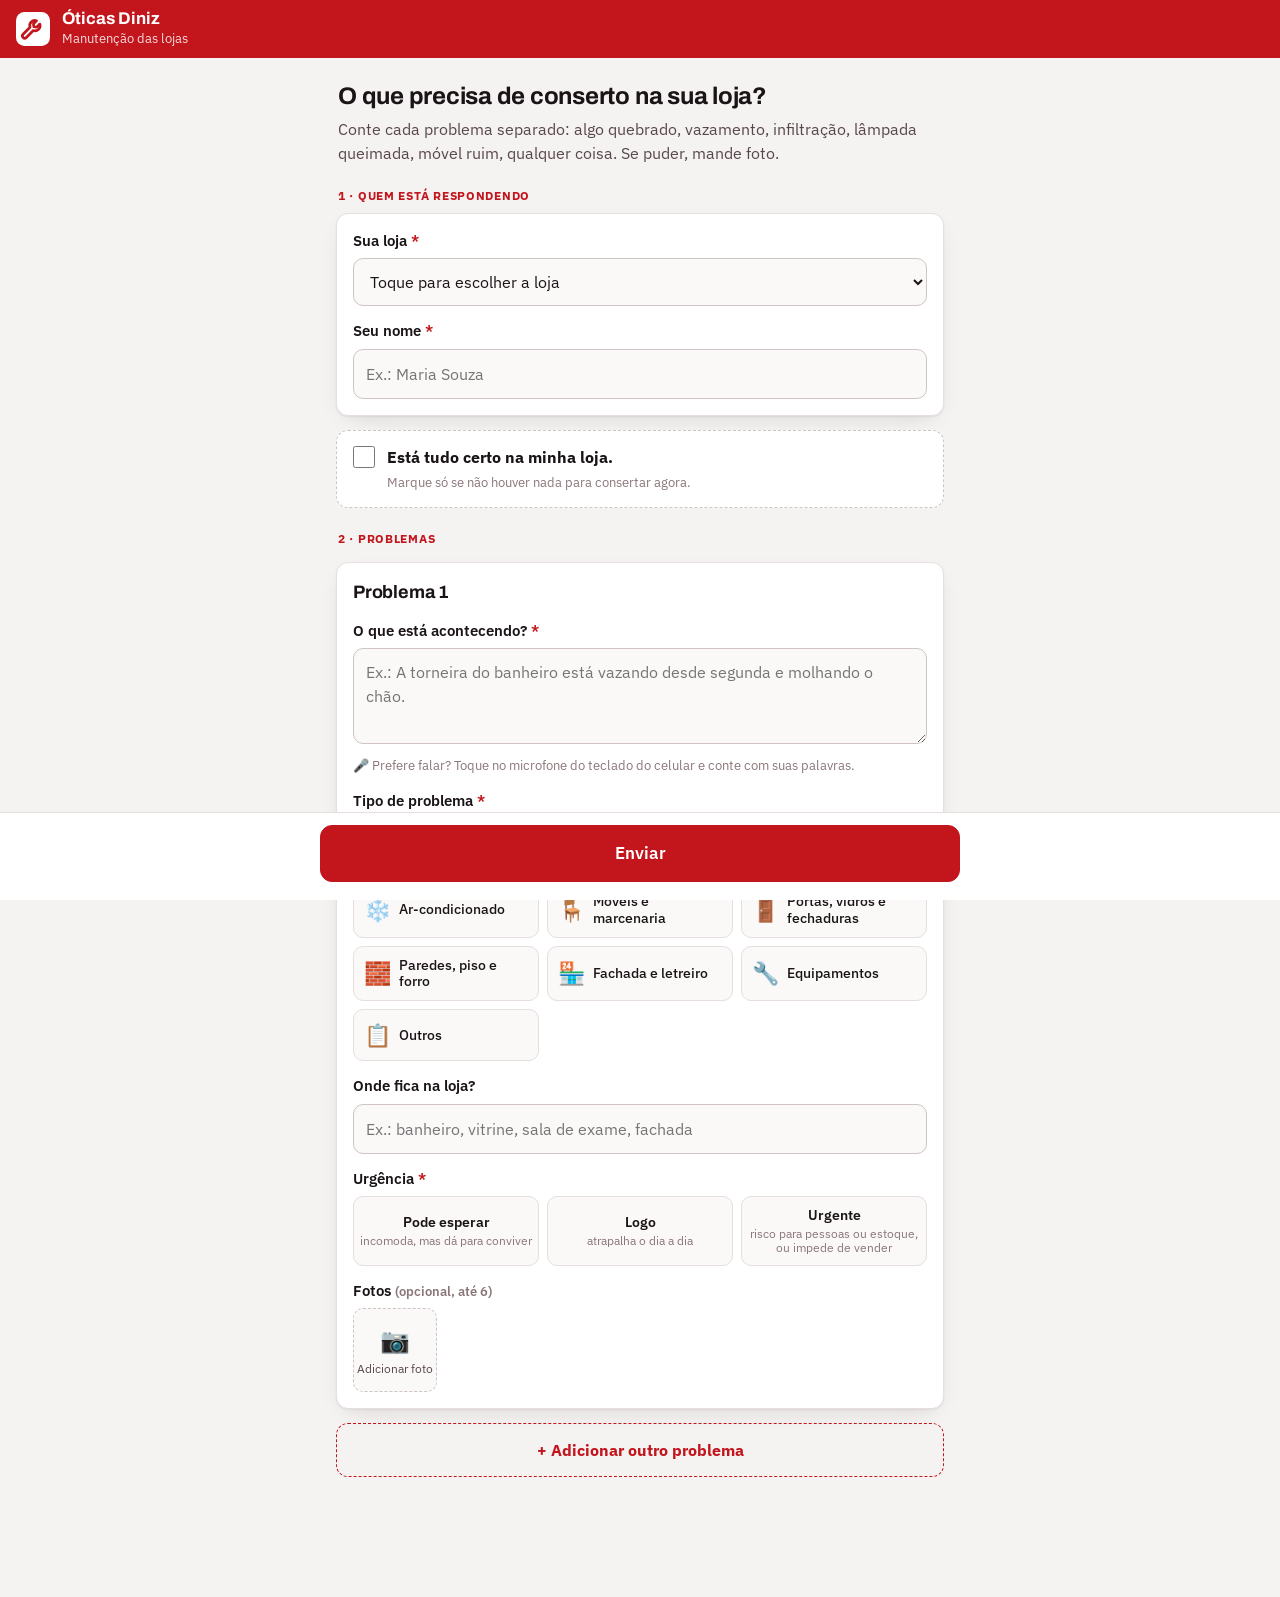
<file: index.html>
<!doctype html>
<html lang="pt-BR">
<head>
<meta charset="utf-8">
<meta name="viewport" content="width=device-width, initial-scale=1, viewport-fit=cover">
<meta name="theme-color" content="#C2151C">
<meta name="description" content="Óticas Diniz: informe o que precisa de manutenção na sua loja.">
<title>Manutenção das Lojas</title>
<link rel="icon" href="data:image/svg+xml,%3Csvg xmlns='http://www.w3.org/2000/svg' viewBox='0 0 24 24'%3E%3Crect width='24' height='24' rx='6' fill='%23C2151C'/%3E%3Cpath d='M14.5 6.2a3.6 3.6 0 0 0-4.6 4.6L5 15.7a1.6 1.6 0 0 0 2.3 2.3l4.9-4.9a3.6 3.6 0 0 0 4.6-4.6l-2.2 2.2-2-.3-.3-2z' fill='none' stroke='white' stroke-width='1.9' stroke-linecap='round' stroke-linejoin='round'/%3E%3C/svg%3E">
<link rel="preconnect" href="https://fonts.googleapis.com">
<link rel="preconnect" href="https://fonts.gstatic.com" crossorigin>
<link rel="stylesheet" href="https://fonts.googleapis.com/css2?family=Archivo:wght@600;700&family=IBM+Plex+Mono:wght@400;500&family=IBM+Plex+Sans:wght@400;500;600;700&display=swap">
<link rel="stylesheet" href="css/estilo.css">
</head>
<body>

<header class="topo">
  <span id="logo"></span>
  <div><b>Óticas Diniz</b><small>Manutenção das lojas</small></div>
</header>

<main class="form-wrap">
  <section id="telaForm">
    <div class="intro">
      <h1>O que precisa de conserto na sua loja?</h1>
      <p>Conte cada problema separado: algo quebrado, vazamento, infiltração, lâmpada queimada, móvel ruim, qualquer coisa. Se puder, mande foto.</p>
    </div>

    <div class="passo">1 · Quem está respondendo</div>
    <div class="card">
      <label class="rot" for="loja">Sua loja <span class="req">*</span></label>
      <select id="loja" autocomplete="off"><option value="">Toque para escolher a loja</option></select>
      <label class="rot" for="nome">Seu nome <span class="req">*</span></label>
      <input type="text" id="nome" autocomplete="name" placeholder="Ex.: Maria Souza" maxlength="80">
    </div>

    <label class="tudo-ok" id="tudoOkBox">
      <input type="checkbox" id="tudoOk">
      <span><b>Está tudo certo na minha loja.</b><br><span class="small muted">Marque só se não houver nada para consertar agora.</span></span>
    </label>

    <div id="blocoItens">
      <div class="passo">2 · Problemas</div>
      <div id="itens"></div>
      <button type="button" class="btn-add" id="addItem">+ Adicionar outro problema</button>
    </div>
  </section>

  <section id="telaOk" class="ok-tela" hidden>
    <div class="sel"><svg width="36" height="36" viewBox="0 0 24 24" fill="none" stroke="currentColor" stroke-width="2.4" stroke-linecap="round" stroke-linejoin="round"><path d="M5 12.5l4.5 4.5L19 7.5"/></svg></div>
    <h1>Recebido, obrigado!</h1>
    <p id="okTexto"></p>
    <ul id="okLista"></ul>
    <button class="btn pri" id="novo" type="button">Informar outro problema</button>
  </section>
</main>

<div class="barra-enviar" id="barra">
  <div class="in">
    <button class="btn pri" id="enviar" type="button">Enviar</button>
    <div class="prog" id="prog" aria-live="polite"></div>
  </div>
</div>

<script src="js/dados.js"></script>
<script src="js/comum.js"></script>
<script src="js/formulario.js"></script>
</body>
</html>
</file>
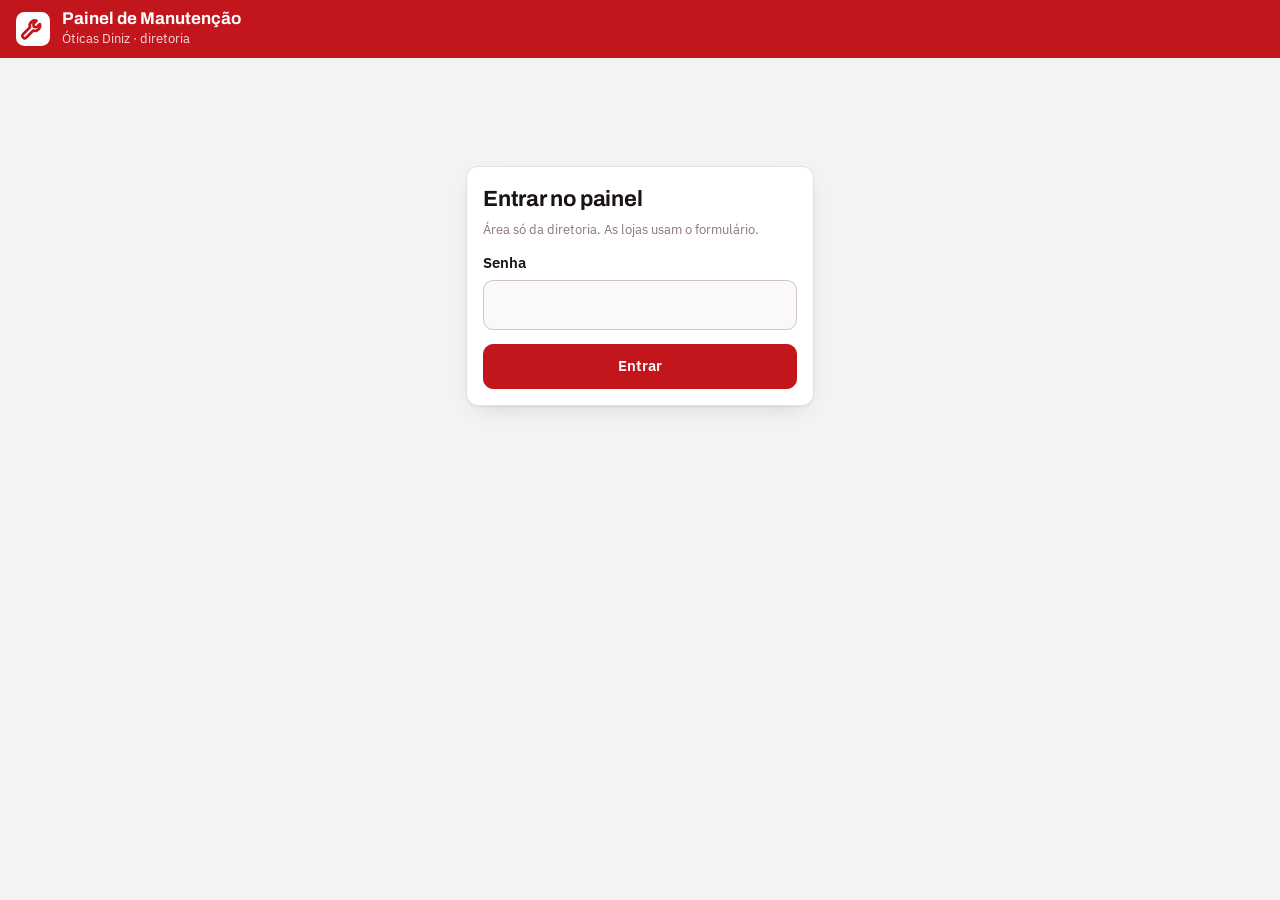
<file: painel.html>
<!doctype html>
<html lang="pt-BR">
<head>
<meta charset="utf-8">
<meta name="viewport" content="width=device-width, initial-scale=1, viewport-fit=cover">
<meta name="theme-color" content="#C2151C">
<meta name="robots" content="noindex">
<title>Painel de Manutenção</title>
<link rel="icon" href="data:image/svg+xml,%3Csvg xmlns='http://www.w3.org/2000/svg' viewBox='0 0 24 24'%3E%3Crect width='24' height='24' rx='6' fill='%23C2151C'/%3E%3Cpath d='M14.5 6.2a3.6 3.6 0 0 0-4.6 4.6L5 15.7a1.6 1.6 0 0 0 2.3 2.3l4.9-4.9a3.6 3.6 0 0 0 4.6-4.6l-2.2 2.2-2-.3-.3-2z' fill='none' stroke='white' stroke-width='1.9' stroke-linecap='round' stroke-linejoin='round'/%3E%3C/svg%3E">
<link rel="preconnect" href="https://fonts.googleapis.com">
<link rel="preconnect" href="https://fonts.gstatic.com" crossorigin>
<link rel="stylesheet" href="https://fonts.googleapis.com/css2?family=Archivo:wght@600;700&family=IBM+Plex+Mono:wght@400;500&family=IBM+Plex+Sans:wght@400;500;600;700&display=swap">
<link rel="stylesheet" href="css/estilo.css">
<style>
/* botão de excluir pedido */
.rodape-pedido{display:flex;justify-content:space-between;align-items:center;gap:8px;margin-top:8px}
.rodape-pedido .id{font-family:var(--mono);font-size:11px;color:var(--muted)}
.bt-excluir{background:none;border:1px solid transparent;border-radius:8px;color:var(--muted);font-size:13px;padding:4px 8px;cursor:pointer}
.bt-excluir:hover{color:var(--accent);border-color:var(--accent);background:var(--accent-soft)}
.bt-excluir:disabled{opacity:.6;cursor:default}
</style>
</head>
<body>

<header class="topo">
  <span id="logo"></span>
  <div><b>Painel de Manutenção</b><small>Óticas Diniz · diretoria</small></div>
  <div class="acoes" id="acoesTopo" hidden>
    <button type="button" id="btAtualizar">Atualizar</button>
    <button type="button" id="btSair">Sair</button>
  </div>
</header>

<section class="login" id="telaLogin">
  <div class="card">
    <h1>Entrar no painel</h1>
    <p class="muted small" style="margin:0 0 12px">Área só da diretoria. As lojas usam o formulário.</p>
    <form id="fLogin">
      <label class="rot" for="senha">Senha</label>
      <input type="password" id="senha" autocomplete="current-password" required>
      <button class="btn pri" style="width:100%;margin-top:14px" type="submit" id="btEntrar">Entrar</button>
    </form>
  </div>
</section>

<main class="painel" id="telaPainel" hidden>
  <div class="kpis" id="kpis"></div>

  <div class="filtros">
    <select id="fStatus" aria-label="Status">
      <option value="pendentes">Não resolvidos</option>
      <option value="Aberto">Só abertos</option>
      <option value="Enviado">Só enviados ao profissional</option>
      <option value="Resolvido">Só resolvidos</option>
      <option value="">Todos</option>
    </select>
    <select id="fUrg" aria-label="Urgência">
      <option value="">Qualquer urgência</option>
    </select>
    <input type="search" id="fBusca" placeholder="Buscar na descrição, local ou nome">
    <button class="btn sm" type="button" id="btLinkForm" title="Copia o link para mandar no grupo das lojas">Copiar link do formulário</button>
    <a class="btn sm" id="lnPlanilha" target="_blank" rel="noopener" hidden>Abrir planilha</a>
    <a class="btn sm" id="lnPasta" target="_blank" rel="noopener" hidden>Pasta de fotos</a>
  </div>

  <div class="abas" role="tablist">
    <button class="aba" role="tab" aria-selected="true" data-aba="cat">Por categoria</button>
    <button class="aba" role="tab" aria-selected="false" data-aba="loja">Por loja</button>
  </div>

  <div class="layout">
    <nav class="lista-lado" id="lado" aria-label="Lista"></nav>
    <section id="conteudo"></section>
  </div>
</main>

<div id="impressao"></div>

<script src="js/dados.js"></script>
<script src="js/comum.js"></script>
<script src="js/painel.js"></script>
</body>
</html>
</file>
<file: css/estilo.css>
/* Manutenção das Lojas · Óticas Diniz · estilo compartilhado */
:root{
  --ground:#F5F2F2;
  --surface:#FFFFFF;
  --surface-2:#FBF8F8;
  --ink:#1A1416;
  --ink-2:#59484B;
  --muted:#8A7679;
  --line:#E6DEDF;
  --line-strong:#D0C3C5;
  --accent:#C2151C;
  --accent-soft:#FBE8E8;
  --accent-ink:#8E0F15;
  --ok:#2F7D46;
  --ok-soft:#E3F2E7;
  --warn:#A8600B;
  --warn-soft:#FBEFDC;
  --info:#2F5E8C;
  --info-soft:#E3EDF7;
  --shadow:0 1px 2px rgba(26,20,22,.06), 0 8px 24px -12px rgba(26,20,22,.2);
  --radius:12px;
  --sans:"IBM Plex Sans",-apple-system,BlinkMacSystemFont,"Segoe UI",Roboto,sans-serif;
  --display:"Archivo","IBM Plex Sans",-apple-system,sans-serif;
  --mono:"IBM Plex Mono",ui-monospace,"SF Mono",Menlo,monospace;
  color-scheme:light;
}
@media (prefers-color-scheme:dark){
  :root:not([data-theme="light"]){
    --ground:#161112; --surface:#1E1819; --surface-2:#251E20;
    --ink:#F0E8E9; --ink-2:#C4B3B6; --muted:#9A8A8D;
    --line:#332A2C; --line-strong:#473A3D;
    --accent:#EE5A5F; --accent-soft:#3A1A1C; --accent-ink:#FFB6B9;
    --ok:#5EB477; --ok-soft:#1C2F22; --warn:#D79A46; --warn-soft:#33270F;
    --info:#7FAEDB; --info-soft:#18273A;
    --shadow:0 1px 2px rgba(0,0,0,.4), 0 10px 28px -14px rgba(0,0,0,.7);
    color-scheme:dark;
  }
}
:root[data-theme="dark"]{
  --ground:#161112; --surface:#1E1819; --surface-2:#251E20;
  --ink:#F0E8E9; --ink-2:#C4B3B6; --muted:#9A8A8D;
  --line:#332A2C; --line-strong:#473A3D;
  --accent:#EE5A5F; --accent-soft:#3A1A1C; --accent-ink:#FFB6B9;
  --ok:#5EB477; --ok-soft:#1C2F22; --warn:#D79A46; --warn-soft:#33270F;
  --info:#7FAEDB; --info-soft:#18273A;
  --shadow:0 1px 2px rgba(0,0,0,.4), 0 10px 28px -14px rgba(0,0,0,.7);
  color-scheme:dark;
}

*{box-sizing:border-box}
html,body{margin:0}
body{background:var(--ground);color:var(--ink);font-family:var(--sans);font-size:16px;line-height:1.5;-webkit-font-smoothing:antialiased;-webkit-text-size-adjust:100%}
h1,h2,h3{font-family:var(--display);margin:0;letter-spacing:-.01em;text-wrap:balance}
button,input,select,textarea{font:inherit;color:inherit}
img{max-width:100%;display:block}
[hidden]{display:none!important}
:focus-visible{outline:2px solid var(--accent);outline-offset:2px}
.muted{color:var(--muted)}
.small{font-size:13px}

/* ---------- topo ---------- */
.topo{position:sticky;top:0;z-index:30;background:var(--accent);color:#fff;padding:10px 16px;display:flex;align-items:center;gap:12px}
.topo .logo{width:34px;height:34px;flex:none}
.topo b{display:block;font-family:var(--display);font-size:17px;line-height:1.1}
.topo small{display:block;opacity:.85;font-size:13px}
.topo .acoes{margin-left:auto;display:flex;gap:8px}
.topo .acoes button{background:rgba(255,255,255,.16);border:1px solid rgba(255,255,255,.3);color:#fff;border-radius:999px;padding:6px 12px;font-size:14px;cursor:pointer}
.topo .acoes button:hover{background:rgba(255,255,255,.26)}

/* ---------- blocos ---------- */
.card{background:var(--surface);border:1px solid var(--line);border-radius:var(--radius);box-shadow:var(--shadow);padding:16px}
label.rot,.rot{display:block;font-weight:600;font-size:15px;margin:14px 0 6px}
label.rot:first-child,.rot:first-child{margin-top:0}
.req{color:var(--accent)}
input[type=text],input[type=password],input[type=search],select,textarea{
  width:100%;background:var(--surface-2);border:1px solid var(--line-strong);border-radius:10px;padding:12px 12px;font-size:16px;
}
textarea{min-height:96px;resize:vertical;line-height:1.45}
input:focus,select:focus,textarea:focus{border-color:var(--accent);outline:none;box-shadow:0 0 0 3px var(--accent-soft)}
.erro-campo{border-color:var(--accent)!important;box-shadow:0 0 0 3px var(--accent-soft)}
.dica{font-size:13px;color:var(--muted);margin:6px 0 0}

.btn{display:inline-flex;align-items:center;justify-content:center;gap:6px;border:1px solid var(--line-strong);background:var(--surface);border-radius:10px;padding:10px 14px;font-weight:600;cursor:pointer;font-size:15px;text-decoration:none;color:var(--ink)}
.btn:hover{border-color:var(--accent);color:var(--accent)}
.btn.pri{background:var(--accent);border-color:var(--accent);color:#fff}
.btn.pri:hover{filter:brightness(1.08);color:#fff}
.btn.sm{padding:6px 10px;font-size:13px;border-radius:8px}
.btn:disabled{opacity:.55;cursor:default}

/* ---------- toast ---------- */
#toast{position:fixed;left:50%;bottom:96px;transform:translateX(-50%) translateY(20px);background:var(--ink);color:var(--surface);padding:10px 16px;border-radius:10px;font-size:14px;opacity:0;pointer-events:none;transition:.25s;z-index:100;max-width:calc(100% - 32px);text-align:center}
#toast.on{opacity:1;transform:translateX(-50%) translateY(0)}
#toast.erro{background:var(--accent)}

/* =====================================================================
   FORMULÁRIO (index.html)
   ===================================================================== */
.form-wrap{max-width:640px;margin:0 auto;padding:16px 16px 120px}
.intro{margin:8px 2px 16px}
.intro h1{font-size:24px;line-height:1.2}
.intro p{margin:6px 0 0;color:var(--ink-2)}
.passo{font-size:12px;font-weight:700;letter-spacing:.06em;text-transform:uppercase;color:var(--accent);margin:22px 2px 8px}

.tudo-ok{display:flex;gap:12px;align-items:flex-start;margin:14px 0 0;padding:14px 16px;border-radius:var(--radius);border:1px dashed var(--line-strong);background:var(--surface);cursor:pointer}
.tudo-ok input{width:22px;height:22px;margin:1px 0 0;accent-color:var(--ok);flex:none}
.tudo-ok.on{border-style:solid;border-color:var(--ok);background:var(--ok-soft)}

.item{margin-top:14px;position:relative}
.item-head{display:flex;align-items:center;justify-content:space-between;margin-bottom:6px}
.item-head h2{font-size:18px}
.item-head .rem{background:none;border:0;color:var(--muted);font-size:14px;cursor:pointer;padding:6px;text-decoration:underline}

.cats{display:grid;grid-template-columns:repeat(2,minmax(0,1fr));gap:8px}
@media (min-width:520px){.cats{grid-template-columns:repeat(3,minmax(0,1fr))}}
.cat{display:flex;align-items:center;gap:8px;text-align:left;background:var(--surface-2);border:1.5px solid var(--line);border-radius:10px;padding:10px;cursor:pointer;min-height:52px;font-size:14px;line-height:1.2;font-weight:500}
.cat .ic{font-size:22px;line-height:1;flex:none}
.cat[aria-pressed="true"]{border-color:var(--accent);background:var(--accent-soft);color:var(--accent-ink);font-weight:700}
.sug{display:inline-block;font-size:12px;font-weight:600;background:var(--info-soft);color:var(--info);border-radius:999px;padding:1px 8px;margin-left:6px;vertical-align:1px}

.urg{display:grid;grid-template-columns:repeat(3,minmax(0,1fr));gap:8px}
.urg button{background:var(--surface-2);border:1.5px solid var(--line);border-radius:10px;padding:10px 6px;cursor:pointer;font-weight:600;font-size:14px;line-height:1.2}
.urg button small{display:block;font-weight:400;font-size:11.5px;color:var(--muted);margin-top:3px}
.urg button[aria-pressed="true"]{border-color:var(--accent);background:var(--accent-soft);color:var(--accent-ink)}
.urg button[data-u="Urgente"][aria-pressed="true"]{background:var(--accent);color:#fff;border-color:var(--accent)}
.urg button[data-u="Urgente"][aria-pressed="true"] small{color:rgba(255,255,255,.85)}

.fotos{display:flex;flex-wrap:wrap;gap:8px}
.foto{position:relative;width:84px;height:84px;border-radius:10px;overflow:hidden;border:1px solid var(--line)}
.foto img{width:100%;height:100%;object-fit:cover}
.foto button{position:absolute;top:4px;right:4px;width:26px;height:26px;border-radius:50%;border:0;background:rgba(0,0,0,.65);color:#fff;font-size:15px;line-height:26px;padding:0;cursor:pointer}
.add-foto{width:84px;height:84px;border-radius:10px;border:1.5px dashed var(--line-strong);display:flex;flex-direction:column;align-items:center;justify-content:center;gap:2px;font-size:12px;color:var(--ink-2);cursor:pointer;background:var(--surface-2);text-align:center}
.add-foto .ic{font-size:24px}
.add-foto.carregando{opacity:.6;pointer-events:none}

.btn-add{width:100%;margin-top:14px;padding:14px;border:1.5px dashed var(--accent);background:transparent;color:var(--accent);border-radius:var(--radius);font-weight:700;font-size:16px;cursor:pointer}

.barra-enviar{position:fixed;left:0;right:0;bottom:0;background:var(--surface);border-top:1px solid var(--line);padding:12px 16px calc(12px + env(safe-area-inset-bottom));z-index:20}
.barra-enviar .in{max-width:640px;margin:0 auto}
.barra-enviar button{width:100%;padding:15px;font-size:17px;border-radius:12px}
.barra-enviar .prog{font-size:13px;color:var(--muted);text-align:center;margin-top:6px}

.ok-tela{text-align:center;padding:40px 16px}
.ok-tela .sel{width:72px;height:72px;border-radius:50%;background:var(--ok-soft);color:var(--ok);display:grid;place-items:center;margin:0 auto 16px}
.ok-tela h1{font-size:24px}
.ok-tela p{color:var(--ink-2)}
.ok-tela ul{list-style:none;padding:0;margin:16px auto;max-width:380px;text-align:left}
.ok-tela li{background:var(--surface);border:1px solid var(--line);border-radius:10px;padding:10px 12px;margin-bottom:8px;font-size:14px}
.ok-tela li code{font-family:var(--mono);font-size:12px;color:var(--muted);float:right}

/* =====================================================================
   PAINEL (painel.html)
   ===================================================================== */
.painel{max-width:1200px;margin:0 auto;padding:16px}
.login{max-width:380px;margin:12vh auto 0;padding:0 16px}
.login h1{font-size:22px;margin-bottom:4px}

.kpis{display:grid;grid-template-columns:repeat(2,minmax(0,1fr));gap:10px}
@media (min-width:760px){.kpis{grid-template-columns:repeat(5,minmax(0,1fr))}}
.kpi{background:var(--surface);border:1px solid var(--line);border-radius:var(--radius);padding:12px 14px}
.kpi .k{font-size:12px;color:var(--muted);font-weight:600;text-transform:uppercase;letter-spacing:.04em}
.kpi .v{font-family:var(--display);font-size:28px;font-weight:700;line-height:1.15;font-variant-numeric:tabular-nums}
.kpi .n{font-size:12px;color:var(--muted)}
.kpi.alerta .v{color:var(--accent)}

.filtros{display:flex;flex-wrap:wrap;gap:8px;align-items:center;margin:16px 0 0}
.filtros select,.filtros input{width:auto;padding:9px 10px;font-size:14px}
.filtros input[type=search]{flex:1;min-width:160px}
@media (max-width:640px){
  .filtros select{flex:1 1 40%}
  .filtros input[type=search]{flex:1 1 100%}
  .filtros .btn{flex:1 1 auto}
  .kpis .kpi:last-child{grid-column:1/-1}
  .topo b{font-size:16px}
}

.abas{display:flex;gap:4px;border-bottom:1px solid var(--line);margin:16px 0 0;overflow-x:auto}
.aba{background:none;border:0;border-bottom:3px solid transparent;padding:10px 14px;font-weight:600;color:var(--ink-2);cursor:pointer;white-space:nowrap;font-size:15px}
.aba[aria-selected="true"]{color:var(--accent);border-bottom-color:var(--accent)}

.layout{display:grid;gap:16px;margin-top:16px}
@media (min-width:900px){.layout{grid-template-columns:260px minmax(0,1fr)}}
.lista-lado{display:flex;gap:6px;overflow-x:auto;padding-bottom:4px}
@media (min-width:900px){.lista-lado{flex-direction:column;overflow:visible;position:sticky;top:72px;align-self:start;max-height:calc(100vh - 90px);overflow-y:auto}}
.lado-bt{display:flex;align-items:center;gap:8px;background:var(--surface);border:1px solid var(--line);border-radius:10px;padding:9px 12px;cursor:pointer;text-align:left;white-space:nowrap;font-size:14px}
.lado-bt .ic{font-size:18px}
.lado-bt .q{margin-left:auto;font-family:var(--mono);font-size:12px;background:var(--surface-2);border:1px solid var(--line);border-radius:999px;padding:0 8px;min-width:26px;text-align:center}
.lado-bt .q.urg{background:var(--accent);border-color:var(--accent);color:#fff}
.lado-bt[aria-selected="true"]{border-color:var(--accent);background:var(--accent-soft);color:var(--accent-ink);font-weight:600}
.lado-bt.sem{opacity:.6}
.lado-bt .tag{font-size:11px;color:var(--warn);font-weight:600}

.cab-grupo{display:flex;flex-wrap:wrap;gap:10px;align-items:center;justify-content:space-between;margin-bottom:12px}
.cab-grupo h2{font-size:22px;display:flex;align-items:center;gap:8px}
.cab-grupo .exp{display:flex;flex-wrap:wrap;gap:6px}
.sub{font-size:13px;font-weight:700;letter-spacing:.05em;text-transform:uppercase;color:var(--muted);margin:18px 0 8px;display:flex;align-items:center;gap:8px}
.sub::after{content:"";flex:1;height:1px;background:var(--line)}

.pedido{background:var(--surface);border:1px solid var(--line);border-left:4px solid var(--line-strong);border-radius:var(--radius);padding:12px 14px;margin-bottom:10px}
.pedido.u-Urgente{border-left-color:var(--accent)}
.pedido.u-Logo{border-left-color:var(--warn)}
.pedido.st-Resolvido{opacity:.7}
.pedido .meta{display:flex;flex-wrap:wrap;gap:6px 10px;align-items:center;font-size:13px;color:var(--muted)}
.pedido .meta b{color:var(--ink)}
.pedido .desc{margin:8px 0;white-space:pre-wrap;word-break:break-word}
.chip{display:inline-flex;align-items:center;gap:4px;border-radius:999px;padding:1px 9px;font-size:12px;font-weight:600;background:var(--surface-2);border:1px solid var(--line);color:var(--ink-2)}
.chip.Urgente{background:var(--accent);border-color:var(--accent);color:#fff}
.chip.Logo{background:var(--warn-soft);border-color:transparent;color:var(--warn)}
.chip.st-Aberto{background:var(--info-soft);border-color:transparent;color:var(--info)}
.chip.st-Enviado{background:var(--warn-soft);border-color:transparent;color:var(--warn)}
.chip.st-Resolvido{background:var(--ok-soft);border-color:transparent;color:var(--ok)}
.thumbs{display:flex;flex-wrap:wrap;gap:6px;margin:6px 0}
.thumbs a{width:76px;height:76px;border-radius:8px;overflow:hidden;border:1px solid var(--line);background:var(--surface-2)}
.thumbs img{width:100%;height:100%;object-fit:cover}
.controles{display:grid;grid-template-columns:1fr 1fr;gap:8px;margin-top:8px}
@media (min-width:640px){.controles{grid-template-columns:150px 200px minmax(0,1fr)}}
.controles select,.controles input{padding:7px 9px;font-size:13.5px;border-radius:8px}
.controles .obs{grid-column:1/-1}
@media (min-width:640px){.controles .obs{grid-column:auto}}
.vazio{padding:32px 16px;text-align:center;color:var(--muted);background:var(--surface);border:1px dashed var(--line-strong);border-radius:var(--radius)}
.ok-loja{background:var(--ok-soft);color:var(--ok);border-radius:10px;padding:10px 14px;font-size:14px;margin-bottom:10px}
.carregando{padding:40px;text-align:center;color:var(--muted)}

/* ---------- impressão (PDF) ---------- */
#impressao{display:none}
@media print{
  @page{size:A4;margin:14mm 12mm}
  body{background:#fff;color:#000;font-size:11pt}
  body > *:not(#impressao){display:none!important}
  #impressao{display:block}
  #impressao h1{font-size:18pt;margin:0 0 2pt}
  #impressao .cab{border-bottom:2pt solid #C2151C;padding-bottom:6pt;margin-bottom:10pt}
  #impressao .cab p{margin:0;color:#555;font-size:10pt}
  #impressao h2{font-size:13pt;margin:12pt 0 6pt;color:#C2151C;break-after:avoid}
  #impressao .p{border:1px solid #ccc;border-left:4pt solid #999;border-radius:4pt;padding:6pt 8pt;margin-bottom:6pt;break-inside:avoid}
  #impressao .p.u-Urgente{border-left-color:#C2151C}
  #impressao .p.u-Logo{border-left-color:#C77A12}
  #impressao .m{font-size:9pt;color:#555}
  #impressao .d{margin:3pt 0;white-space:pre-wrap}
  #impressao .f{display:flex;gap:4pt;flex-wrap:wrap;margin-top:4pt}
  #impressao .f img{width:38mm;height:38mm;object-fit:cover;border-radius:3pt;border:1px solid #ddd}
  #impressao .rod{margin-top:12pt;font-size:8.5pt;color:#777}
}
</file>
